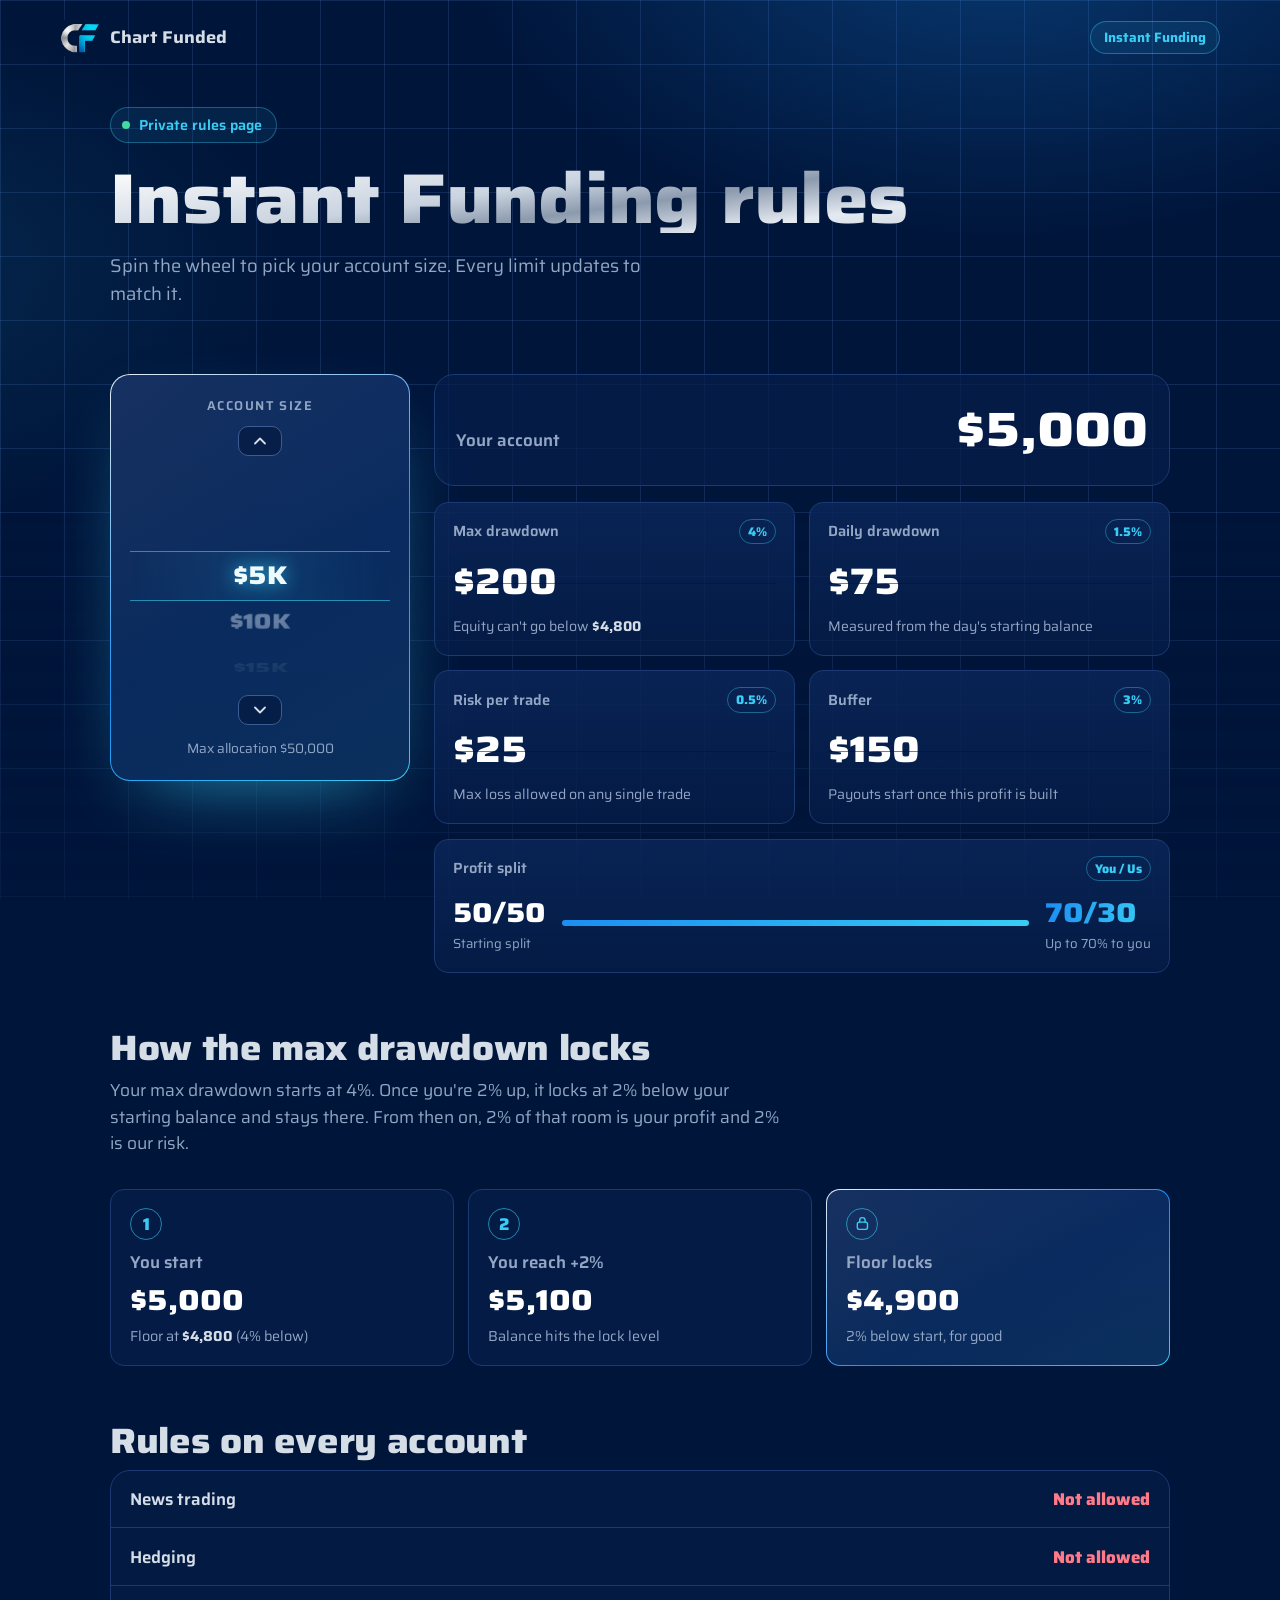
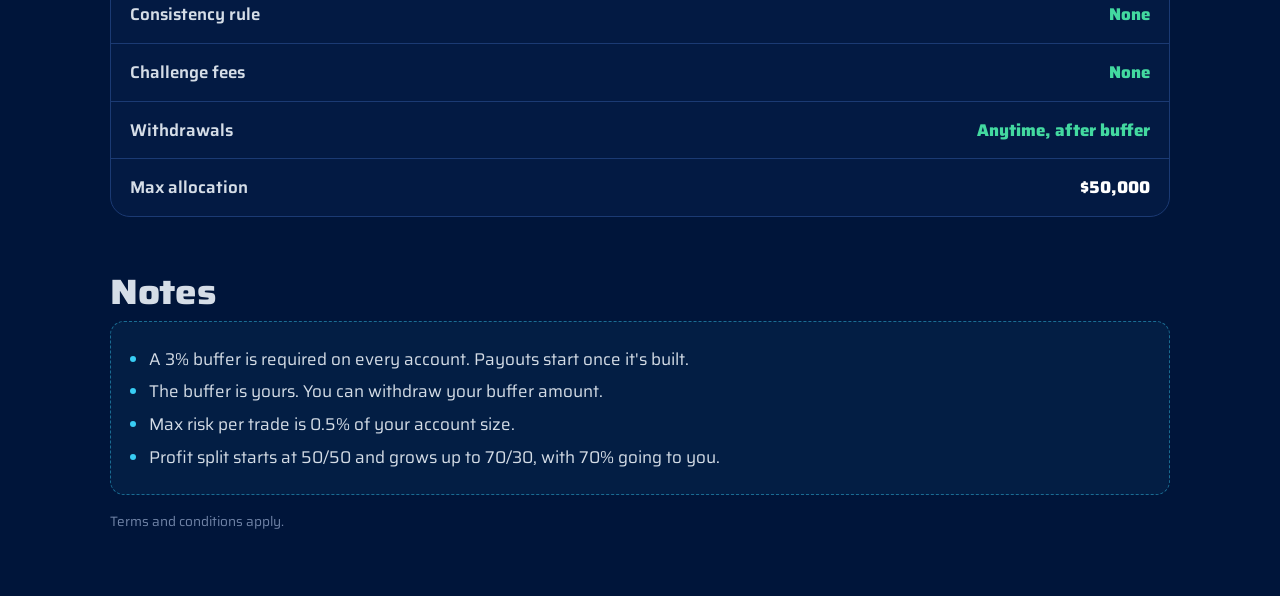
<file: rules-instant-7q4x.html>
<!doctype html>
<html lang="en">
<head>
  <meta charset="utf-8">
  <meta name="viewport" content="width=device-width, initial-scale=1, viewport-fit=cover">
  <meta name="robots" content="noindex, nofollow, noarchive">
  <title>Instant Funding Rules · Chart Funded</title>
  <meta name="theme-color" content="#00153A">
  <link rel="icon" type="image/png" href="assets/favicon.png">
  <link rel="preconnect" href="https://fonts.googleapis.com">
  <link rel="preconnect" href="https://fonts.gstatic.com" crossorigin>
  <link rel="stylesheet" href="https://fonts.googleapis.com/css2?family=Saira:wdth,wght@100..125,400..800&display=swap">
  <link rel="stylesheet" href="css/style.css">
  <link rel="stylesheet" href="css/rules.css">
</head>
<body>
  <div class="glow" aria-hidden="true"></div>

  <header class="top">
    <a class="brand" href="/">
      <img src="assets/logo.png" alt="" width="40" height="40">
      <span>Chart Funded</span>
    </a>
    <span class="rp-tag">Instant Funding</span>
  </header>

  <main class="rp">
    <section class="rp-hero">
      <p class="pill"><span class="dot" aria-hidden="true"></span>Private rules page</p>
      <h1>Instant Funding rules</h1>
      <p class="lede">Spin the wheel to pick your account size. Every limit updates to match it.</p>
    </section>

    <section class="rp-main">
      <div class="picker">
        <p class="picker-label">Account size</p>
        <div class="wheel-wrap">
          <button type="button" class="w-btn" id="wUp" aria-label="Smaller account">
            <svg viewBox="0 0 24 24" aria-hidden="true"><path d="M6 15l6-6 6 6" fill="none" stroke="currentColor" stroke-width="2.2" stroke-linecap="round" stroke-linejoin="round"/></svg>
          </button>
          <div class="wheel" id="wheel" role="listbox" aria-label="Account size" tabindex="0">
            <div class="w-item" role="option" data-size="5000">$5K</div>
            <div class="w-item" role="option" data-size="10000">$10K</div>
            <div class="w-item" role="option" data-size="15000">$15K</div>
            <div class="w-item" role="option" data-size="20000">$20K</div>
            <div class="w-item" role="option" data-size="25000">$25K</div>
            <div class="w-item" role="option" data-size="50000">$50K</div>
          </div>
          <div class="w-lens" aria-hidden="true"></div>
          <button type="button" class="w-btn" id="wDown" aria-label="Larger account">
            <svg viewBox="0 0 24 24" aria-hidden="true"><path d="M6 9l6 6 6-6" fill="none" stroke="currentColor" stroke-width="2.2" stroke-linecap="round" stroke-linejoin="round"/></svg>
          </button>
        </div>
        <p class="picker-hint">Max allocation $50,000</p>
      </div>

      <div class="board">
        <div class="board-head">
          <p class="bh-label">Your account</p>
          <p class="bh-size"><span class="flap" id="vSize">$5,000</span></p>
        </div>

        <div class="cards">
          <article class="rc">
            <div class="rc-top"><span class="rc-name">Max drawdown</span><span class="rc-pct">4%</span></div>
            <p class="rc-val"><span class="flap" id="vMax">$200</span></p>
            <p class="rc-sub">Equity can't go below <b id="vFloor">$4,800</b></p>
          </article>
          <article class="rc">
            <div class="rc-top"><span class="rc-name">Daily drawdown</span><span class="rc-pct">1.5%</span></div>
            <p class="rc-val"><span class="flap" id="vDaily">$75</span></p>
            <p class="rc-sub">Measured from the day's starting balance</p>
          </article>
          <article class="rc">
            <div class="rc-top"><span class="rc-name">Risk per trade</span><span class="rc-pct">0.5%</span></div>
            <p class="rc-val"><span class="flap" id="vRisk">$25</span></p>
            <p class="rc-sub">Max loss allowed on any single trade</p>
          </article>
          <article class="rc">
            <div class="rc-top"><span class="rc-name">Buffer</span><span class="rc-pct">3%</span></div>
            <p class="rc-val"><span class="flap" id="vBuffer">$150</span></p>
            <p class="rc-sub">Payouts start once this profit is built</p>
          </article>
          <article class="rc wide">
            <div class="rc-top"><span class="rc-name">Profit split</span><span class="rc-pct">You / Us</span></div>
            <div class="split">
              <div class="split-step"><span class="split-num">50/50</span><span class="split-cap">Starting split</span></div>
              <div class="split-bar" aria-hidden="true"><i></i></div>
              <div class="split-step"><span class="split-num hi">70/30</span><span class="split-cap">Up to 70% to you</span></div>
            </div>
          </article>
        </div>
      </div>
    </section>

    <section class="lock-rule">
      <h2>How the max drawdown locks</h2>
      <p class="sub">Your max drawdown starts at 4%. Once you're 2% up, it locks at 2% below your starting balance and stays there. From then on, 2% of that room is your profit and 2% is our risk.</p>
      <ol class="lock-steps">
        <li>
          <span class="ls-no">1</span>
          <p class="ls-title">You start</p>
          <p class="ls-val"><span class="flap" id="lStart">$5,000</span></p>
          <p class="ls-sub">Floor at <b id="lFloor1">$4,800</b> (4% below)</p>
        </li>
        <li>
          <span class="ls-no">2</span>
          <p class="ls-title">You reach +2%</p>
          <p class="ls-val"><span class="flap" id="lPlus">$5,100</span></p>
          <p class="ls-sub">Balance hits the lock level</p>
        </li>
        <li class="locked">
          <span class="ls-no">
            <svg viewBox="0 0 24 24" aria-hidden="true"><rect x="4.75" y="10.25" width="14.5" height="10.25" rx="2.6" fill="none" stroke="currentColor" stroke-width="2"/><path d="M8.1 10.25V7.6a3.9 3.9 0 0 1 7.8 0v2.65" fill="none" stroke="currentColor" stroke-width="2" stroke-linecap="round"/></svg>
          </span>
          <p class="ls-title">Floor locks</p>
          <p class="ls-val"><span class="flap" id="lFloor2">$4,900</span></p>
          <p class="ls-sub">2% below start, for good</p>
        </li>
      </ol>
    </section>

    <section class="fixed">
      <h2>Rules on every account</h2>
      <ul class="fx">
        <li class="no"><span class="fx-name">News trading</span><span class="fx-val">Not allowed</span></li>
        <li class="no"><span class="fx-name">Hedging</span><span class="fx-val">Not allowed</span></li>
        <li class="yes"><span class="fx-name">Consistency rule</span><span class="fx-val">None</span></li>
        <li class="yes"><span class="fx-name">Challenge fees</span><span class="fx-val">None</span></li>
        <li class="yes"><span class="fx-name">Withdrawals</span><span class="fx-val">Anytime, after buffer</span></li>
        <li><span class="fx-name">Max allocation</span><span class="fx-val">$50,000</span></li>
      </ul>
    </section>

    <section class="notes">
      <h2>Notes</h2>
      <ul>
        <li>A 3% buffer is required on every account. Payouts start once it's built.</li>
        <li>The buffer is yours. You can withdraw your buffer amount.</li>
        <li>Max risk per trade is 0.5% of your account size.</li>
        <li>Profit split starts at 50/50 and grows up to 70/30, with 70% going to you.</li>
      </ul>
      <p class="tc">Terms and conditions apply.</p>
    </section>
  </main>

  <script src="js/rules.js"></script>
</body>
</html>
</file>
<file: css/style.css>
:root {
  --abyss: #00153A;
  --abyss-2: #001033;
  --deep: #061F4C;
  --deep-2: #0A2659;
  --line: #1B3A73;
  --line-soft: rgba(120, 170, 255, .14);
  --steel: #D5DDE7;
  --mist: #93A6C4;
  --blue: #1C8EF2;
  --cyan: #38CDF4;
  --danger: #FF7A88;
  --ok: #43D9A0;
  --radius-lg: 20px;
  --radius-md: 14px;
  --radius-sm: 10px;
  --font: "Saira", "Segoe UI", Roboto, system-ui, sans-serif;
  --wrap: 1200px;
}

*, *::before, *::after { box-sizing: border-box; }
html { -webkit-text-size-adjust: 100%; scroll-behavior: smooth; scroll-padding-top: 90px; }

body {
  margin: 0;
  min-height: 100vh;
  background: var(--abyss);
  color: var(--steel);
  font-family: var(--font);
  font-size: 1.0625rem;
  line-height: 1.55;
  overflow-x: hidden;
  padding: env(safe-area-inset-top, 0) env(safe-area-inset-right, 0) env(safe-area-inset-bottom, 0) env(safe-area-inset-left, 0);
}

.glow {
  position: fixed; inset: 0; z-index: -1; pointer-events: none;
  background:
    radial-gradient(900px 520px at 78% -8%, rgba(28, 142, 242, .30), transparent 60%),
    radial-gradient(700px 420px at -10% 30%, rgba(56, 205, 244, .10), transparent 60%),
    linear-gradient(var(--line-soft) 1px, transparent 1px) 0 0 / 64px 64px,
    linear-gradient(90deg, var(--line-soft) 1px, transparent 1px) 0 0 / 64px 64px,
    var(--abyss);
  -webkit-mask-image: linear-gradient(#000 0%, #000 55%, rgba(0,0,0,.35) 100%);
  mask-image: linear-gradient(#000 0%, #000 55%, rgba(0,0,0,.35) 100%);
}

img { max-width: 100%; display: block; }
a { color: var(--cyan); }
.sr { position: absolute; width: 1px; height: 1px; overflow: hidden; clip: rect(0 0 0 0); white-space: nowrap; }

h1, h2 { font-stretch: 118%; letter-spacing: -.01em; }
h2 { margin: 0 0 .6rem; font-size: clamp(1.8rem, 4.6vw, 2.8rem); line-height: 1.08; font-weight: 800; }
.sub { margin: 0 0 2rem; color: var(--mist); max-width: 56ch; font-size: 1.08rem; }

.btn {
  appearance: none; cursor: pointer;
  font: inherit; font-weight: 700; font-size: .95rem;
  border-radius: 10px; border: 1px solid var(--blue);
  background: var(--blue); color: #fff;
  padding: .6rem 1.05rem;
  text-decoration: none; display: inline-flex; align-items: center; justify-content: center; gap: .4rem;
  white-space: nowrap;
  transition: transform .15s ease, background .15s ease, border-color .15s ease, box-shadow .15s ease;
}
.btn:hover { background: #2E9BFA; }
.btn:active { transform: translateY(1px); }
.btn:disabled { cursor: not-allowed; background: transparent; border-color: var(--line); color: var(--mist); }
.btn.small { padding: .5rem .9rem; font-size: .9rem; }
.btn.ghost { background: rgba(255,255,255,.02); color: var(--steel); border-color: #3C5C94; }
.btn.ghost:hover { border-color: var(--cyan); color: #fff; }
.btn.primary {
  padding: .85rem 1.4rem; font-size: 1.02rem; font-stretch: 112%;
  background: linear-gradient(90deg, var(--blue), var(--cyan)); border: 0; color: #00153A;
  box-shadow: 0 10px 30px -10px rgba(56, 205, 244, .7);
}
.btn.primary:hover { box-shadow: 0 14px 36px -10px rgba(56, 205, 244, .9); }
.btn.primary:disabled { background: var(--line); color: var(--mist); box-shadow: none; }
.btn.wide { width: 100%; margin-top: .9rem; }

.nav {
  position: sticky; top: 0; z-index: 20;
  display: flex; align-items: center; justify-content: space-between; gap: 1rem;
  padding: .9rem max(1.25rem, calc((100vw - var(--wrap)) / 2 + 1.25rem));
  background: rgba(0, 21, 58, .72);
  -webkit-backdrop-filter: blur(14px); backdrop-filter: blur(14px);
  border-bottom: 1px solid var(--line-soft);
}
.brand {
  display: flex; align-items: center; gap: .6rem;
  color: var(--steel); text-decoration: none;
  font-weight: 700; font-stretch: 115%;
}
.brand img { border-radius: 10px; }
.brand span { white-space: nowrap; }
.nav-links { display: none; gap: 1.8rem; }
.nav-links a { color: var(--mist); text-decoration: none; font-size: .95rem; }
.nav-links a:hover { color: var(--steel); }
.nav-cta { display: flex; align-items: center; gap: .6rem; }
.icon-link {
  display: grid; place-items: center; width: 38px; height: 38px;
  border-radius: 10px; border: 1px solid #3C5C94; color: var(--steel);
}
.icon-link:hover { border-color: var(--cyan); color: #fff; }

main { max-width: var(--wrap); margin: 0 auto; padding: 0 1.25rem; }

.hero { display: grid; gap: 3rem; padding: 3rem 0 3.5rem; }

.pill {
  display: inline-flex; align-items: center; gap: .55rem;
  margin: 0 0 1.4rem; padding: .35rem .85rem .35rem .7rem;
  border: 1px solid rgba(56, 205, 244, .35); border-radius: 999px;
  background: rgba(56, 205, 244, .08);
  color: var(--cyan); font-weight: 600; font-size: .9rem;
}
.dot { width: 8px; height: 8px; border-radius: 50%; background: var(--ok); box-shadow: 0 0 0 0 rgba(67, 217, 160, .7); animation: pulse 2s infinite; }
@keyframes pulse {
  0% { box-shadow: 0 0 0 0 rgba(67, 217, 160, .6); }
  70% { box-shadow: 0 0 0 9px rgba(67, 217, 160, 0); }
  100% { box-shadow: 0 0 0 0 rgba(67, 217, 160, 0); }
}

h1 {
  margin: 0 0 1.2rem;
  font-size: clamp(2.8rem, 9vw, 5.6rem);
  line-height: .96;
  font-weight: 800;
  font-stretch: 125%;
  max-width: 12ch;
  background: linear-gradient(172deg, #FFFFFF 0%, #C9D3DF 38%, #8C9AAE 52%, #E4EAF1 70%, #AEB9C8 100%);
  -webkit-background-clip: text; background-clip: text; color: transparent;
}
.lede { margin: 0 0 1.6rem; max-width: 46ch; color: var(--mist); font-size: 1.15rem; }
.hero-actions { display: flex; gap: .7rem; flex-wrap: wrap; }

.nft-stage {
  position: relative;
  display: grid; place-items: center;
  padding: 2rem 0 3rem;
  perspective: 1100px;
}
.nft {
  position: relative;
  width: min(300px, 78vw);
  aspect-ratio: 5 / 7;
  transform-style: preserve-3d;
  animation: nft-spin 9s ease-in-out infinite, nft-float 4.5s ease-in-out infinite;
}
@keyframes nft-spin {
  0%, 100% { transform: rotateY(-22deg) rotateX(8deg); }
  50%      { transform: rotateY(22deg) rotateX(4deg); }
}
@keyframes nft-float {
  0%, 100% { translate: 0 0; }
  50%      { translate: 0 -14px; }
}
.nft-face, .nft-back {
  position: absolute; inset: 0;
  border-radius: 22px;
  backface-visibility: hidden;
}

.nft-back {
  transform: translateZ(-10px);
  background: linear-gradient(150deg, #9AA7B8, #3C5C94 45%, #0E3E8C);
  box-shadow: 0 0 0 1px rgba(255,255,255,.15);
}
.nft-face {
  transform: translateZ(0);
  overflow: hidden;
  padding: 1.1rem;
  display: flex; flex-direction: column;
  background:
    radial-gradient(120% 80% at 50% 35%, #0B3A86 0%, #06204F 55%, #021333 100%);
  border: 1.5px solid transparent;
  background-clip: padding-box;
  box-shadow:
    inset 0 0 0 1.5px rgba(214, 226, 240, .55),
    inset 0 0 40px rgba(56, 205, 244, .18),
    0 30px 70px -20px rgba(28, 142, 242, .75);
}

.nft-foil {
  position: absolute; inset: -40%;
  background: conic-gradient(from 0deg, transparent 0 20%, rgba(56,205,244,.28) 28%, rgba(157,120,255,.22) 36%, transparent 44% 70%, rgba(28,142,242,.3) 78%, transparent 86%);
  mix-blend-mode: screen;
  animation: foil 7s linear infinite;
  pointer-events: none;
}
@keyframes foil { to { transform: rotate(360deg); } }

.nft-glare {
  position: absolute; inset: 0;
  background: linear-gradient(115deg, transparent 30%, rgba(255,255,255,.28) 45%, transparent 60%);
  background-size: 250% 100%;
  animation: glare 4.5s ease-in-out infinite;
  pointer-events: none;
  z-index: 3;
}
@keyframes glare {
  0%   { background-position: 130% 0; }
  60%, 100% { background-position: -40% 0; }
}
.nft-top, .nft-art, .nft-name { position: relative; z-index: 2; }
.nft-top { display: flex; justify-content: space-between; align-items: center; }
.nft-chip {
  font-size: .7rem; font-weight: 800; letter-spacing: .12em; font-stretch: 120%;
  padding: .2rem .55rem; border-radius: 6px;
  color: #00153A; background: linear-gradient(90deg, #E8EEF5, #AEB9C8);
}
.nft-no { font-size: .8rem; font-weight: 700; color: var(--cyan); font-variant-numeric: tabular-nums; }
.nft-art { flex: 1; display: grid; place-items: center; position: relative; }
.nft-candles { position: absolute; left: 0; right: 0; bottom: 8%; width: 100%; height: 45%; opacity: .7; }
.nft-logo {
  width: 46%; height: auto; border-radius: 22px;
  box-shadow: 0 0 0 1px rgba(255,255,255,.18), 0 18px 40px -8px rgba(56, 205, 244, .7);
  transform: translateZ(40px);
  animation: logo-pulse 3s ease-in-out infinite;
}
@keyframes logo-pulse {
  0%, 100% { box-shadow: 0 0 0 1px rgba(255,255,255,.18), 0 18px 40px -8px rgba(56, 205, 244, .55); }
  50%      { box-shadow: 0 0 0 1px rgba(255,255,255,.3), 0 18px 60px -4px rgba(56, 205, 244, .95); }
}
.nft-name { text-align: center; margin-bottom: .6rem; }
.nft-brand { margin: 0; font-size: .75rem; letter-spacing: .3em; color: var(--mist); font-weight: 700; }
.nft-title {
  margin: 0; font-size: 1.7rem; font-weight: 800; font-stretch: 125%; line-height: 1.1;
  background: linear-gradient(172deg, #FFFFFF 0%, #C9D3DF 40%, #8C9AAE 55%, #E4EAF1 75%);
  -webkit-background-clip: text; background-clip: text; color: transparent;
}
.nft-shadow {
  position: absolute; bottom: 1.2rem; left: 50%; width: 60%; height: 26px; translate: -50% 0;
  background: radial-gradient(closest-side, rgba(28, 142, 242, .55), transparent);
  filter: blur(6px);
  animation: shadow 4.5s ease-in-out infinite;
}
@keyframes shadow {
  0%, 100% { transform: scaleX(1); opacity: .9; }
  50%      { transform: scaleX(.8); opacity: .55; }
}

.benefits { display: grid; gap: 1rem; margin-bottom: 3rem; }
.more { margin-top: 1.2rem; }
.more summary {
  list-style: none; cursor: pointer;
  display: inline-flex; align-items: center; gap: .4rem;
  font-weight: 700; font-size: .92rem; color: var(--cyan);
  padding: .45rem .9rem; border-radius: 999px; border: 1px solid rgba(56, 205, 244, .5);
  background: rgba(56, 205, 244, .08);
}
.more summary::-webkit-details-marker { display: none; }
.more summary::after { content: "↓"; transition: transform .2s ease; }
.more[open] summary::after { transform: rotate(180deg); }

.stats-strip {
  display: grid; grid-template-columns: repeat(2, 1fr);
  border: 1px solid var(--line); border-radius: var(--radius-lg);
  background: rgba(6, 31, 76, .55);
  overflow: hidden;
}
.stats-strip div { padding: 1.3rem 1.2rem; border-right: 1px solid var(--line); border-bottom: 1px solid var(--line); }
.stats-strip div:nth-child(2n) { border-right: 0; }
.stats-strip div:nth-child(n+3) { border-bottom: 0; }
.stats-strip strong { display: block; font-size: 1.7rem; font-weight: 800; font-stretch: 120%; color: #fff; }
.stats-strip span { color: var(--mist); font-size: .92rem; }

.wl { display: grid; gap: 2.5rem; padding: 5rem 0 3rem; }
.how { list-style: none; counter-reset: how; margin: 0; padding: 0; display: grid; gap: 1.1rem; }
.how li { counter-increment: how; position: relative; padding-left: 3rem; color: var(--mist); }
.how li strong { color: var(--steel); display: block; font-size: 1.05rem; }
.how li::before {
  content: "0" counter(how);
  position: absolute; left: 0; top: .05rem;
  font-weight: 800; font-stretch: 125%; color: var(--blue); font-size: 1.1rem;
}

.pass {
  position: relative;
  background:
    linear-gradient(var(--deep), var(--deep)) padding-box,
    linear-gradient(150deg, #E8EEF5 0%, #7F8EA4 30%, var(--blue) 65%, var(--cyan) 100%) border-box;
  border: 1.5px solid transparent;
  border-radius: var(--radius-lg);
  padding: 1.3rem;
  box-shadow: 0 30px 80px -30px rgba(28, 142, 242, .5);
}
.pass-head { display: flex; align-items: center; gap: .8rem; }
.pass-head img { border-radius: 10px; }
.pass-id { flex: 1; min-width: 0; }
.pass-title { margin: 0; font-weight: 700; font-stretch: 112%; }
.pass-holder { margin: 0; color: var(--cyan); font-weight: 600; overflow: hidden; text-overflow: ellipsis; white-space: nowrap; }
.pass-count { margin: 0; font-weight: 800; font-stretch: 125%; font-size: 1.4rem; }
.meter { height: 4px; background: var(--line); border-radius: 4px; margin: 1rem 0 .4rem; overflow: hidden; }
.meter span { display: block; height: 100%; width: 0; background: linear-gradient(90deg, var(--blue), var(--cyan)); transition: width .5s cubic-bezier(.2, .8, .2, 1); }

.steps { list-style: none; margin: 0; padding: 0; counter-reset: step; }
.step { counter-increment: step; position: relative; padding: 1rem 0 1rem 2.6rem; border-top: 1px solid var(--line); }
.step:first-child { border-top: 0; }
.step::before {
  content: counter(step);
  position: absolute; left: 0; top: 1rem;
  width: 1.8rem; height: 1.8rem; border-radius: 50%;
  display: grid; place-items: center;
  font-weight: 700; font-size: .9rem;
  border: 1.5px solid var(--line); color: var(--mist);
}
.step.is-active::before { border-color: var(--cyan); color: var(--cyan); box-shadow: 0 0 0 4px rgba(56, 205, 244, .12); }
.step.is-done::before { content: "✓"; background: var(--blue); border-color: var(--blue); color: #fff; }
fieldset { border: 0; margin: 0; padding: 0; min-width: 0; }
fieldset:disabled { opacity: .45; }
legend { padding: 0; font-weight: 700; font-size: 1.05rem; line-height: 1.8rem; }
.step.is-done legend { color: var(--mist); }
.hint { margin: .15rem 0 .6rem; color: var(--mist); font-size: .95rem; }

.field {
  display: flex; align-items: center; gap: .5rem; margin-top: .6rem;
  background: var(--abyss); border: 1px solid var(--line); border-radius: var(--radius-sm);
  padding: .3rem .3rem .3rem .75rem;
}
.field:focus-within { border-color: var(--cyan); }
.prefix { color: var(--mist); font-weight: 600; }
.field input { flex: 1; min-width: 0; background: transparent; border: 0; outline: 0; color: var(--steel); font: inherit; font-size: 1rem; padding: .45rem 0; }
.field input::placeholder { color: #5E7396; }
.actions { display: flex; gap: .5rem; flex-wrap: wrap; margin-top: .6rem; }
.check { display: flex; gap: .6rem; align-items: flex-start; margin-top: .8rem; font-size: .95rem; color: var(--mist); cursor: pointer; }
.check input { margin-top: .3rem; width: 1.05rem; height: 1.05rem; accent-color: var(--blue); flex: none; }
.err { margin: .4rem 0 0; color: var(--danger); font-size: .92rem; }
.err:empty { display: none; }
.hp { position: absolute; left: -9999px; width: 1px; height: 1px; overflow: hidden; }
.done-state { padding: 1.5rem 0 .5rem; outline: none; }
.done-state h2 { margin: 0 0 .4rem; font-size: 1.6rem; color: var(--ok); }
.done-state p { margin: 0; color: var(--mist); }

.hero, .wl, .benefits { grid-template-columns: minmax(0, 1fr); }

.section { padding: 5rem 0 1rem; }
.rules { border: 1px solid var(--line); border-radius: var(--radius-lg); overflow: hidden; background: rgba(6, 31, 76, .55); }
.rule {
  display: grid; grid-template-columns: 1fr auto; grid-template-areas: "name val" "ex ex";
  gap: .15rem 1rem; padding: 1rem 1.2rem; border-bottom: 1px solid var(--line);
}
.rule:last-child { border-bottom: 0; }
.road { list-style: none; margin: 0; padding: 0 0 0 1.4rem; border-left: 2px solid var(--line); display: grid; gap: 1.4rem; }
.road li { position: relative; }
.road li::before {
  content: ""; position: absolute; left: calc(-1.4rem - 7px); top: .35rem;
  width: 12px; height: 12px; border-radius: 50%; background: var(--abyss); border: 2px solid var(--line);
}
.road li.now::before { background: var(--cyan); border-color: var(--cyan); box-shadow: 0 0 0 5px rgba(56, 205, 244, .18); }
.road span { color: var(--mist); font-size: .85rem; }
.road strong { display: block; font-size: 1.1rem; }
.road li.now strong { color: var(--cyan); }
.road p { margin: .15rem 0 0; color: var(--mist); font-size: .95rem; }

.faq { display: grid; gap: .7rem; max-width: 860px; }
.faq details { border: 1px solid var(--line); border-radius: var(--radius-md); background: rgba(6, 31, 76, .55); }
.faq details[open] { border-color: rgba(56, 205, 244, .45); }
.faq summary {
  cursor: pointer; list-style: none; padding: 1rem 3rem 1rem 1.2rem; position: relative;
  font-weight: 700;
}
.faq summary::-webkit-details-marker { display: none; }
.faq summary::after {
  content: "+"; position: absolute; right: 1.2rem; top: 50%; transform: translateY(-50%);
  font-size: 1.4rem; color: var(--cyan); font-weight: 400; transition: transform .2s ease;
}
.faq details[open] summary::after { transform: translateY(-50%) rotate(45deg); }
.faq details p { margin: 0; padding: 0 1.2rem 1.1rem; color: var(--mist); }

.safety ul { margin: 0; padding: 1.2rem 1.2rem 1.2rem 2.4rem; max-width: 860px; border: 1px solid rgba(255, 122, 136, .35); border-radius: var(--radius-md); background: rgba(255, 122, 136, .05); }
.safety li { margin: .4rem 0; }
.safety li::marker { color: var(--danger); }

.final {
  margin: 5rem 0 4rem; padding: 3rem 1.5rem; text-align: center;
  border-radius: var(--radius-lg);
  background:
    radial-gradient(600px 240px at 50% 0%, rgba(56, 205, 244, .22), transparent 70%),
    linear-gradient(180deg, var(--deep-2), var(--deep));
  border: 1px solid var(--line);
}
.final h2 { margin-bottom: 1.4rem; }

.foot { max-width: var(--wrap); margin: 0 auto; padding: 2rem 1.25rem 3rem; border-top: 1px solid var(--line); color: var(--mist); font-size: .92rem; }
.foot-top { display: flex; flex-wrap: wrap; justify-content: space-between; align-items: center; gap: 1rem; margin-bottom: 1.4rem; }
.foot nav { display: flex; gap: 1.4rem; }
.foot nav a { color: var(--steel); text-decoration: none; }
.foot nav a:hover { color: var(--cyan); }
.legal { margin: 0 0 1rem; max-width: 90ch; font-size: .82rem; color: #6F83A6; }
.copyright { margin: 0; }

@media (min-width: 720px) {
  .stats-strip { grid-template-columns: repeat(4, 1fr); }
  .stats-strip div { border-bottom: 0; }
  .stats-strip div:nth-child(2n) { border-right: 1px solid var(--line); }
  .stats-strip div:last-child { border-right: 0; }
}
@media (min-width: 960px) {
  .nav-links { display: flex; }
  .hero { grid-template-columns: minmax(0, 1.1fr) minmax(0, .9fr); align-items: center; gap: 4rem; padding: 5rem 0 4.5rem; }
  .wl { grid-template-columns: minmax(0, .9fr) minmax(0, 1.1fr); gap: 4rem; align-items: start; }
  .wl-copy { position: sticky; top: 110px; }
  .final { padding: 4.5rem 2rem; }
  .benefits { grid-template-columns: repeat(3, minmax(0, 1fr)); }
  .nft { width: 340px; }
}

.top { display: flex; align-items: center; justify-content: space-between; gap: 1rem; max-width: var(--wrap); margin: 0 auto; padding: 1.1rem 1.25rem; }
.admin-wrap { max-width: var(--wrap); margin: 0 auto; padding: 1rem 1.25rem 4rem; }
.panel { background: var(--deep); border: 1px solid var(--line); border-radius: var(--radius-lg); padding: 1.25rem; }
.login-box { max-width: 380px; margin: 3rem auto; }
.login-box h1 { font-size: 1.8rem; max-width: none; margin-bottom: 1rem; }
.login-box .field { margin-top: .8rem; }
.login-box .btn.primary { width: 100%; margin-top: .9rem; }
.stats { display: flex; gap: 1.5rem; flex-wrap: wrap; margin: 0 0 1rem; }
.stats div dt { color: var(--mist); font-size: .9rem; }
.stats div dd { margin: 0; font-weight: 800; font-size: 1.6rem; font-stretch: 120%; }
.toolbar { display: flex; gap: .6rem; flex-wrap: wrap; align-items: center; margin-bottom: 1rem; }
.toolbar .field { margin: 0; flex: 1; min-width: 200px; }
select { font: inherit; color: var(--steel); background: var(--abyss); border: 1px solid var(--line); border-radius: var(--radius-sm); padding: .6rem .7rem; }
.table-scroll { overflow-x: auto; }
table { width: 100%; border-collapse: collapse; font-size: .95rem; }
th, td { text-align: left; padding: .65rem .6rem; border-bottom: 1px solid var(--line); white-space: nowrap; }
th { color: var(--mist); font-weight: 600; }
td a { color: var(--cyan); text-decoration: none; }
.tag { font-size: .85rem; font-weight: 700; padding: .15rem .55rem; border-radius: 999px; border: 1px solid var(--line); }
.tag.approved { color: var(--ok); border-color: var(--ok); }
.tag.rejected { color: var(--danger); border-color: var(--danger); }
.tag.pending { color: var(--mist); }
.mini { font-size: .82rem; padding: .3rem .6rem; }
.mini.no { background: transparent; border-color: var(--danger); color: var(--danger); }
.copy { background: none; border: 0; color: var(--mist); cursor: pointer; font: inherit; padding: 0 .3rem; }

@media (prefers-reduced-motion: reduce) {
  *, *::before, *::after { animation: none !important; transition: none !important; }
  html { scroll-behavior: auto; }
}

@media (max-width: 420px) {
  .nav .btn.small { padding: .45rem .7rem; }
  .nav .icon-link { display: none; }
}

.tabs { display: flex; gap: .4rem; margin: 0 0 1.2rem; border-bottom: 1px solid var(--line); }
.tab {
  appearance: none; background: none; border: 0; cursor: pointer;
  font: inherit; font-weight: 700; color: var(--mist);
  padding: .7rem 1rem; border-bottom: 2px solid transparent; margin-bottom: -1px;
}
.tab.is-on { color: var(--steel); border-bottom-color: var(--cyan); }
.panel-h { margin: 0 0 1rem; font-size: 1.2rem; }
.lbl { display: block; margin: 1rem 0 .1rem; font-weight: 600; font-size: .92rem; color: var(--mist); }
.cert-form select { width: 100%; margin-top: .4rem; }
.cert-form .field { margin-top: .4rem; }
.cert-form input[type="date"] { color-scheme: dark; }
.cert-form .btn.primary { width: 100%; margin-top: 1rem; }
.cert-layout { display: grid; gap: 1rem; grid-template-columns: minmax(0, 1fr); margin-bottom: 1rem; }
.cert-preview canvas { width: 100%; height: auto; display: block; border-radius: 12px; border: 1px solid var(--line); }
.cert-actions { display: flex; align-items: center; gap: 1rem; flex-wrap: wrap; margin-top: 1rem; }
.cert-code { color: var(--mist); font-size: .9rem; font-variant-numeric: tabular-nums; }
.cert-list { margin-top: 1rem; }
@media (min-width: 960px) { .cert-layout { grid-template-columns: 340px minmax(0, 1fr); align-items: start; } }

.verify-wrap { max-width: 560px; margin: 0 auto; padding: 2rem 1.25rem 4rem; }
.verify-card { padding: 1.6rem; }
.v-status { margin: 0 0 1rem; font-weight: 700; font-size: 1.1rem; color: var(--mist); }
.v-status.good { color: var(--ok); }
.v-status.bad { color: var(--danger); }
.v-type { margin: 0; color: var(--mist); font-size: .95rem; }
.v-name { margin: .1rem 0 1rem; font-family: "Kaushan Script", cursive; font-size: 2.6rem; line-height: 1.2; color: var(--cyan); overflow-wrap: anywhere; }
.v-facts { margin: 0 0 1.4rem; display: grid; gap: 1px; background: var(--line); border: 1px solid var(--line); border-radius: var(--radius-md); overflow: hidden; }
.v-facts div { display: flex; justify-content: space-between; gap: 1rem; padding: .8rem 1rem; background: var(--deep); }
.v-facts dt { color: var(--mist); }
.v-facts dd { margin: 0; font-weight: 700; text-align: right; overflow-wrap: anywhere; }
.v-form .field { margin-top: .4rem; }

.lk { display: inline-block; flex: none; width: 1em; height: 1em; vertical-align: -.15em; }

.lk-badge {
  display: inline-grid; place-items: center; flex: none;
  width: 2.1rem; height: 2.1rem; border-radius: 50%;
  color: #BDF0FF;
  background:
    radial-gradient(circle at 50% 35%, rgba(56, 205, 244, .35), rgba(6, 31, 76, .9) 72%) padding-box,
    linear-gradient(150deg, #E8EEF5, var(--blue) 55%, var(--cyan)) border-box;
  border: 1.5px solid transparent;
  box-shadow: 0 0 18px -4px rgba(56, 205, 244, .7);
}
.lk-badge .lk { width: 1.25rem; height: 1.25rem; vertical-align: 0; filter: drop-shadow(0 0 4px rgba(56, 205, 244, .8)); }

.locked-list { list-style: none; margin: 0 0 2rem; padding: 0; display: grid; gap: .6rem; }
.locked-list li {
  display: flex; align-items: center; gap: .7rem; flex-wrap: wrap;
  padding: .7rem .9rem; border-radius: 12px;
  background: rgba(6, 31, 76, .6); border: 1px solid var(--line);
  font-weight: 600;
}
.locked-list .lk-badge { width: 2.2rem; height: 2.2rem; }
.locked-list em {
  margin-left: auto; font-style: normal; font-size: .8rem; font-weight: 700;
  color: var(--cyan); padding: .15rem .6rem; border-radius: 999px;
  border: 1px solid rgba(56, 205, 244, .4); background: rgba(56, 205, 244, .08);
}

.nft-classified .lk { width: 1.05em; height: 1.05em; }
.nft-classified {
  position: relative; z-index: 2; margin: 0;
  display: flex; align-items: center; justify-content: center; gap: .45rem;
  font-size: .78rem; font-weight: 800; letter-spacing: .25em; font-stretch: 120%;
  color: var(--cyan);
  padding: .45rem; border-radius: 10px;
  background: rgba(0, 21, 58, .7); border: 1px solid rgba(56, 205, 244, .45);
  animation: blink 2.4s ease-in-out infinite;
}
@keyframes blink { 0%, 100% { opacity: 1; } 50% { opacity: .55; } }

.stats-strip.locked div { position: relative; }
.stats-strip.locked .lk-badge { display: grid; margin-bottom: .7rem; }
.stats-strip.locked strong { display: block; }
.stats-strip.locked strong { font-size: 1.15rem; }
.stats-strip.locked span:last-child { color: var(--cyan); font-weight: 600; }

.reveal-head { display: flex; justify-content: space-between; align-items: flex-end; gap: 1rem; flex-wrap: wrap; }
.reveal-count {
  margin: 0 0 2rem; padding: .5rem 1rem; border-radius: 999px;
  border: 1px solid var(--line); background: rgba(6, 31, 76, .6); color: var(--mist);
}
.reveal-count strong { color: var(--cyan); font-size: 1.2rem; }
.vault { display: grid; gap: 1rem; grid-template-columns: repeat(2, minmax(0, 1fr)); }
.vault-card {
  position: relative; overflow: hidden;
  min-height: 170px; padding: 1.1rem;
  display: flex; flex-direction: column; gap: .9rem;
  border-radius: var(--radius-lg);
  background:
    repeating-linear-gradient(135deg, rgba(56, 205, 244, .04) 0 10px, transparent 10px 20px),
    linear-gradient(180deg, rgba(10, 38, 89, .8), rgba(6, 31, 76, .55));
  border: 1px solid var(--line);
}
.vault-card.big {
  grid-column: span 2; min-height: 200px;
  background:
    repeating-linear-gradient(135deg, rgba(56, 205, 244, .05) 0 10px, transparent 10px 20px),
    linear-gradient(180deg, rgba(10, 38, 89, .95), rgba(6, 31, 76, .85)) padding-box,
    linear-gradient(150deg, #E8EEF5, var(--blue) 55%, var(--cyan)) border-box;
  border: 1.5px solid transparent;
}
.vault-card::after {
  content: ""; position: absolute; inset: 0; pointer-events: none;
  background: linear-gradient(110deg, transparent 35%, rgba(120, 215, 255, .12) 50%, transparent 65%);
  background-size: 250% 100%;
  animation: scan 3.8s ease-in-out infinite;
}
.vault-card:nth-child(2n)::after { animation-delay: .8s; }
.vault-card:nth-child(3n)::after { animation-delay: 1.6s; }
@keyframes scan { 0% { background-position: 130% 0; } 70%, 100% { background-position: -30% 0; } }
.vc-top { display: flex; justify-content: space-between; align-items: center; }
.vc-no { font-weight: 800; font-stretch: 125%; color: var(--blue); font-size: 1.1rem; }
.vc-lock {
  display: inline-flex; align-items: center; gap: .35rem;
  font-size: .78rem; font-weight: 700; color: var(--cyan);
  padding: .2rem .6rem; border-radius: 999px; border: 1px solid rgba(56, 205, 244, .4);
}
.redact { display: grid; gap: .55rem; flex: 1; align-content: center; }
.redact i {
  display: block; height: 12px; border-radius: 4px;
  background: linear-gradient(90deg, #13306A, #1D4690, #13306A);
  background-size: 200% 100%;
  animation: shimmer 2.2s linear infinite;
}
.vault-card.big .redact i { height: 16px; }
.r40 { width: 40%; } .r45 { width: 45%; } .r50 { width: 50%; } .r55 { width: 55%; } .r60 { width: 60%; }
.r65 { width: 65%; } .r70 { width: 70%; } .r75 { width: 75%; } .r80 { width: 80%; } .r85 { width: 85%; }
@keyframes shimmer { to { background-position: -200% 0; } }
.vc-soon { margin: 0; font-weight: 700; color: var(--mist); font-size: .92rem; }
.vault-card.more { align-items: center; justify-content: center; text-align: center; grid-column: span 2; }
.more-q { margin: 0; font-size: 3rem; font-weight: 800; line-height: 1; color: var(--cyan); }

.road-locked li.lock strong { display: flex; align-items: center; gap: .45rem; color: var(--mist); }
.road-locked li.lock strong .lk { color: var(--cyan); }

.final-lock { margin: 0 0 1.2rem; display: flex; justify-content: center; }
.final-lock .lk-badge { width: 4.2rem; height: 4.2rem; box-shadow: 0 0 40px -6px rgba(56, 205, 244, .9); }
.final-lock .lk-badge .lk { width: 2rem; height: 2rem; }

@media (min-width: 720px) {
  .vault { grid-template-columns: repeat(4, minmax(0, 1fr)); }
  .vault-card.more { grid-column: span 2; }
}
@media (min-width: 960px) {
  .vault { grid-template-columns: repeat(4, minmax(0, 1fr)); }
}
</file>
<file: css/rules.css>
.top { position: relative; }
.rp-tag {
  font-size: .85rem; font-weight: 700; color: var(--cyan);
  padding: .3rem .8rem; border-radius: 999px;
  border: 1px solid rgba(56, 205, 244, .4); background: rgba(56, 205, 244, .08);
}
.rp { max-width: 1100px; margin: 0 auto; padding: 0 1.25rem 4rem; }
.rp-hero { padding: 2rem 0 2.5rem; }
.rp-hero h1 { max-width: none; font-size: clamp(2.4rem, 7vw, 4.4rem); }
.rp h2 { font-size: clamp(1.5rem, 4vw, 2.2rem); }

.rp-main { display: grid; gap: 1.5rem; grid-template-columns: minmax(0, 1fr); }

.picker {
  padding: 1.3rem 1rem; border-radius: var(--radius-lg);
  background:
    linear-gradient(180deg, rgba(10, 38, 89, .95), rgba(6, 31, 76, .9)) padding-box,
    linear-gradient(150deg, #E8EEF5, var(--blue) 55%, var(--cyan)) border-box;
  border: 1.5px solid transparent;
  box-shadow: 0 30px 80px -35px rgba(56, 205, 244, .7);
  text-align: center;
}
.picker-label { margin: 0 0 .6rem; color: var(--mist); font-weight: 600; letter-spacing: .12em; text-transform: uppercase; font-size: .8rem; }
.picker-hint { margin: .8rem 0 0; color: var(--mist); font-size: .85rem; }

.wheel-wrap { position: relative; display: grid; justify-items: center; gap: .3rem; }
.wheel {
  position: relative; width: 100%; max-width: 260px;
  height: 230px; overflow-y: scroll;
  scroll-snap-type: y mandatory;
  padding: 92px 0;
  perspective: 600px;
  scrollbar-width: none;
  -webkit-mask-image: linear-gradient(transparent, #000 30%, #000 70%, transparent);
  mask-image: linear-gradient(transparent, #000 30%, #000 70%, transparent);
  outline: none;
}
.wheel::-webkit-scrollbar { display: none; }
.w-item {
  height: 46px; display: grid; place-items: center;
  scroll-snap-align: center;
  font-weight: 800; font-stretch: 122%; font-size: 1.6rem;
  color: var(--mist); cursor: pointer;
  transform-origin: 50% 50%;
  transition: color .2s ease;
  user-select: none;
}
.w-item.on { color: #fff; text-shadow: 0 0 18px rgba(56, 205, 244, .8); }
.w-lens {
  position: absolute; left: 50%; top: 50%; width: min(260px, 100%); height: 50px;
  translate: -50% -50%; pointer-events: none;
  border-top: 1px solid rgba(56, 205, 244, .6); border-bottom: 1px solid rgba(56, 205, 244, .6);
  background: linear-gradient(90deg, transparent, rgba(56, 205, 244, .1), transparent);
}
.w-btn {
  appearance: none; cursor: pointer; display: grid; place-items: center;
  width: 44px; height: 30px; border-radius: 10px;
  border: 1px solid #3C5C94; background: rgba(0, 21, 58, .6); color: var(--steel);
}
.w-btn:hover { border-color: var(--cyan); color: #fff; }
.w-btn svg { width: 20px; height: 20px; }
.wheel:focus-visible ~ .w-lens { border-color: #fff; }

.board { display: grid; gap: 1rem; }
.board-head {
  display: flex; justify-content: space-between; align-items: baseline; gap: 1rem; flex-wrap: wrap;
  padding: 1.1rem 1.3rem; border-radius: var(--radius-lg);
  background: rgba(6, 31, 76, .7); border: 1px solid var(--line);
}
.bh-label { margin: 0; color: var(--mist); font-weight: 600; }
.bh-size { margin: 0; font-size: clamp(2rem, 6vw, 3rem); font-weight: 800; font-stretch: 125%; color: #fff; perspective: 400px; }

.flap { display: inline-block; transform-origin: 50% 55%; backface-visibility: hidden; }

.cards { display: grid; gap: .9rem; grid-template-columns: repeat(2, minmax(0, 1fr)); }
.rc {
  position: relative; overflow: hidden;
  padding: 1rem 1.1rem 1.1rem; border-radius: var(--radius-md);
  background: linear-gradient(180deg, rgba(10, 38, 89, .85), rgba(6, 31, 76, .6));
  border: 1px solid var(--line);
}
.rc.wide { grid-column: span 2; }
.rc-top { display: flex; justify-content: space-between; align-items: center; gap: .5rem; }
.rc-name { color: var(--mist); font-weight: 600; font-size: .92rem; }
.rc-pct {
  font-size: .78rem; font-weight: 800; color: var(--cyan);
  padding: .12rem .5rem; border-radius: 999px; border: 1px solid rgba(56, 205, 244, .4);
}
.rc-val {
  position: relative; margin: .55rem 0 .35rem;
  font-size: clamp(1.7rem, 5vw, 2.3rem); font-weight: 800; font-stretch: 120%; color: #fff;
  perspective: 400px;
}
.rc-val::after {
  content: ""; position: absolute; left: 0; right: 0; top: 52%; height: 1px;
  background: rgba(0, 21, 58, .55); pointer-events: none;
}
.rc-sub { margin: 0; color: var(--mist); font-size: .88rem; }
.rc-sub b { color: var(--steel); }

.split { display: flex; align-items: center; gap: 1rem; margin-top: .7rem; }
.split-step { display: grid; }
.split-num { font-size: 1.7rem; font-weight: 800; font-stretch: 120%; color: #fff; }
.split-num.hi { background: linear-gradient(90deg, var(--blue), var(--cyan)); -webkit-background-clip: text; background-clip: text; color: transparent; }
.split-cap { color: var(--mist); font-size: .82rem; }
.split-bar { flex: 1; height: 6px; border-radius: 6px; background: rgba(255, 255, 255, .08); overflow: hidden; }
.split-bar i { display: block; height: 100%; width: 100%; background: linear-gradient(90deg, var(--blue), var(--cyan)); animation: grow 2.6s ease-in-out infinite alternate; transform-origin: left; }
@keyframes grow { from { transform: scaleX(.5); } to { transform: scaleX(1); } }

.lock-rule, .fixed, .notes { margin-top: 3.5rem; }
.lock-steps { list-style: none; margin: 0; padding: 0; display: grid; gap: .9rem; grid-template-columns: minmax(0, 1fr); }
.lock-steps li {
  position: relative; padding: 1.1rem 1.2rem; border-radius: var(--radius-md);
  background: rgba(6, 31, 76, .65); border: 1px solid var(--line);
}
.lock-steps li.locked {
  background:
    linear-gradient(180deg, rgba(10, 38, 89, .95), rgba(6, 31, 76, .9)) padding-box,
    linear-gradient(150deg, #E8EEF5, var(--blue) 55%, var(--cyan)) border-box;
  border: 1.5px solid transparent;
}
.ls-no {
  display: inline-grid; place-items: center; width: 2rem; height: 2rem; border-radius: 50%;
  font-weight: 800; color: var(--cyan); border: 1.5px solid rgba(56, 205, 244, .6);
}
.ls-no svg { width: 1.05rem; height: 1.05rem; }
.ls-title { margin: .6rem 0 0; color: var(--mist); font-weight: 600; }
.ls-val { margin: .15rem 0; font-size: 1.8rem; font-weight: 800; font-stretch: 120%; color: #fff; perspective: 400px; }
.ls-sub { margin: 0; color: var(--mist); font-size: .9rem; }
.ls-sub b { color: var(--steel); }

.fx { list-style: none; margin: 0; padding: 0; border: 1px solid var(--line); border-radius: var(--radius-lg); overflow: hidden; background: rgba(6, 31, 76, .55); }
.fx li { display: flex; justify-content: space-between; gap: 1rem; padding: .95rem 1.2rem; border-bottom: 1px solid var(--line); }
.fx li:last-child { border-bottom: 0; }
.fx-name { font-weight: 600; }
.fx-val { font-weight: 800; color: #fff; text-align: right; }
.fx li.no .fx-val { color: var(--danger); }
.fx li.yes .fx-val { color: var(--ok); }

.notes ul { margin: 0; padding: 1.1rem 1.2rem 1.1rem 2.4rem; border-radius: var(--radius-md); border: 1px dashed rgba(56, 205, 244, .45); background: rgba(56, 205, 244, .05); }
.notes li { margin: .4rem 0; }
.notes li::marker { color: var(--cyan); }
.tc { margin: 1rem 0 0; color: #6F83A6; font-size: .85rem; }

@media (min-width: 900px) {
  .rp-main { grid-template-columns: 300px minmax(0, 1fr); align-items: start; }
  .picker { position: sticky; top: 1.5rem; }
  .cards { grid-template-columns: repeat(2, minmax(0, 1fr)); }
  .lock-steps { grid-template-columns: repeat(3, minmax(0, 1fr)); }
}
</file>
